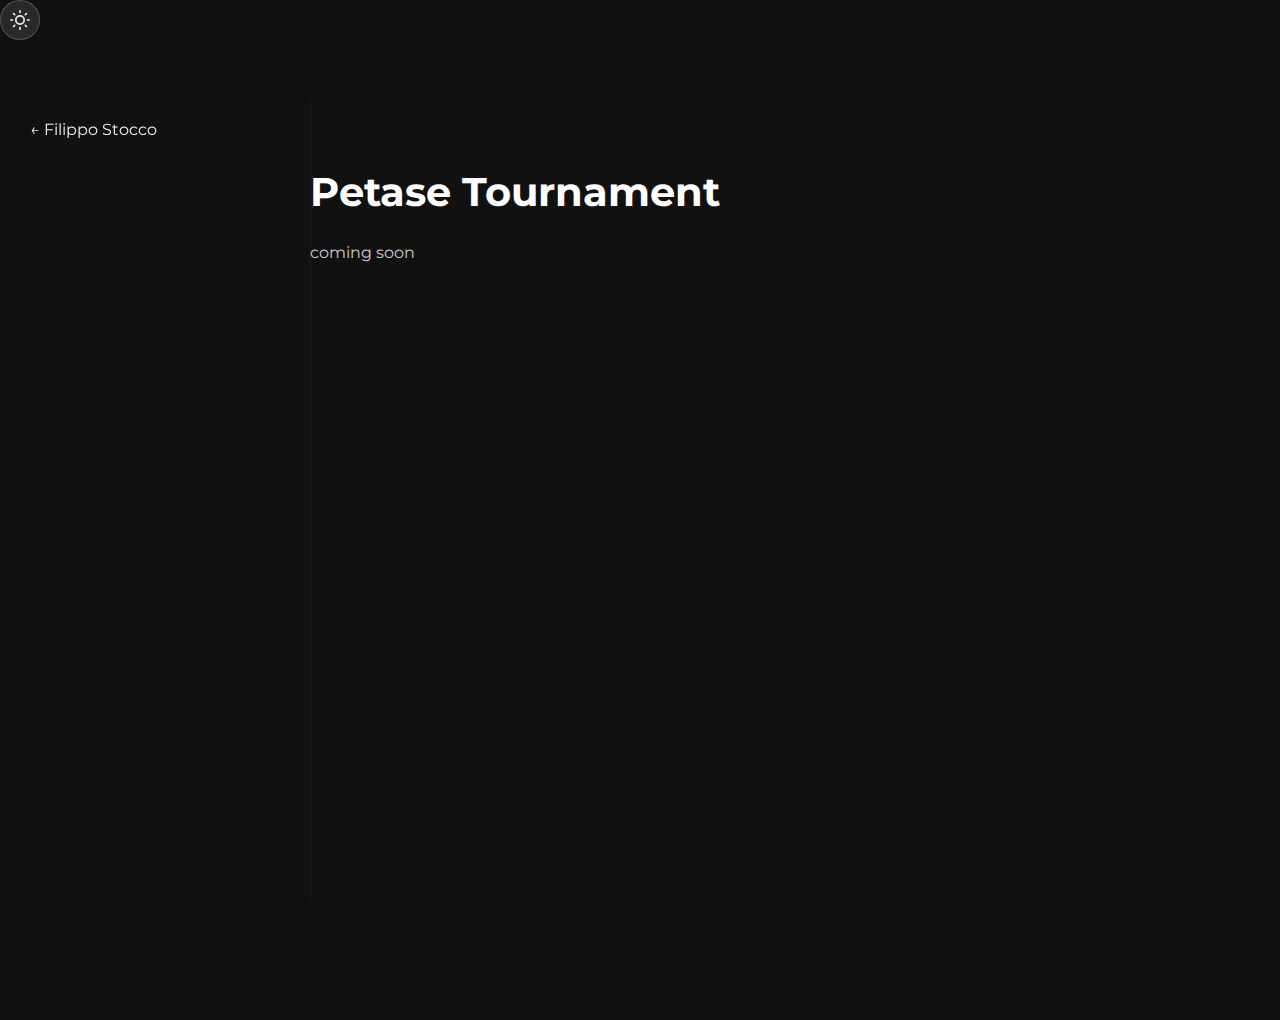
<file: petase_tournament.html>
<!DOCTYPE html>
<html lang="en">

<head>
    <meta charset="UTF-8" />
    <meta name="viewport" content="width=device-width, initial-scale=1.0" />
    <title>Petase Tournament - Filippo Stocco</title>
    <link rel="stylesheet" href="styles.css" />
    <link href="https://fonts.googleapis.com/css2?family=Montserrat:wght@400;500;700&display=swap" rel="stylesheet" />
    <style>
        .project-layout {
            display: flex;
            min-height: 100vh;
            padding-top: 80px;
        }

        .sidebar {
            width: 250px;
            position: fixed;
            top: 100px;
            left: 0;
            bottom: 0;
            padding: 20px 30px;
            overflow-y: auto;
            border-right: 1px solid rgba(255, 255, 255, 0.05);
        }

        .project-content {
            margin-left: 250px;
            padding: 20px 60px;
            max-width: 800px;
        }

        .project-content h1 {
            font-size: 2.5rem;
            color: #fff;
        }

        .project-content p {
            color: #ccc;
        }
    </style>
</head>

<body>
    <!-- Fixed Theme Toggle -->
    <button id="theme-toggle" class="theme-toggle fixed-toggle" aria-label="Toggle Dark/Light Mode">
        <!-- Sun Icon (for Dark Mode) -->
        <svg class="icon-sun" xmlns="http://www.w3.org/2000/svg" width="24" height="24" viewBox="0 0 24 24" fill="none"
            stroke="currentColor" stroke-width="2" stroke-linecap="round" stroke-linejoin="round">
            <circle cx="12" cy="12" r="5"></circle>
            <line x1="12" y1="1" x2="12" y2="3"></line>
            <line x1="12" y1="21" x2="12" y2="23"></line>
            <line x1="4.22" y1="4.22" x2="5.64" y2="5.64"></line>
            <line x1="18.36" y1="18.36" x2="19.78" y2="19.78"></line>
            <line x1="1" y1="12" x2="3" y2="12"></line>
            <line x1="21" y1="12" x2="23" y2="12"></line>
            <line x1="4.22" y1="19.78" x2="5.64" y2="18.36"></line>
            <line x1="18.36" y1="5.64" x2="19.78" y2="4.22"></line>
        </svg>
        <!-- Moon Icon (for Light Mode) -->
        <svg class="icon-moon" xmlns="http://www.w3.org/2000/svg" width="24" height="24" viewBox="0 0 24 24" fill="none"
            stroke="currentColor" stroke-width="2" stroke-linecap="round" stroke-linejoin="round">
            <path d="M21 12.79A9 9 0 1 1 11.21 3 7 7 0 0 0 21 12.79z"></path>
        </svg>
    </button>

    <div class="project-layout">
        <aside class="sidebar">
            <a href="index.html" class="home-link">← Filippo Stocco</a>
        </aside>
        <main class="project-content">
            <h1>Petase Tournament</h1>
            <p>coming soon</p>
        </main>
    </div>
    <script src="scripts.js"></script>
</body>

</html>
</file>
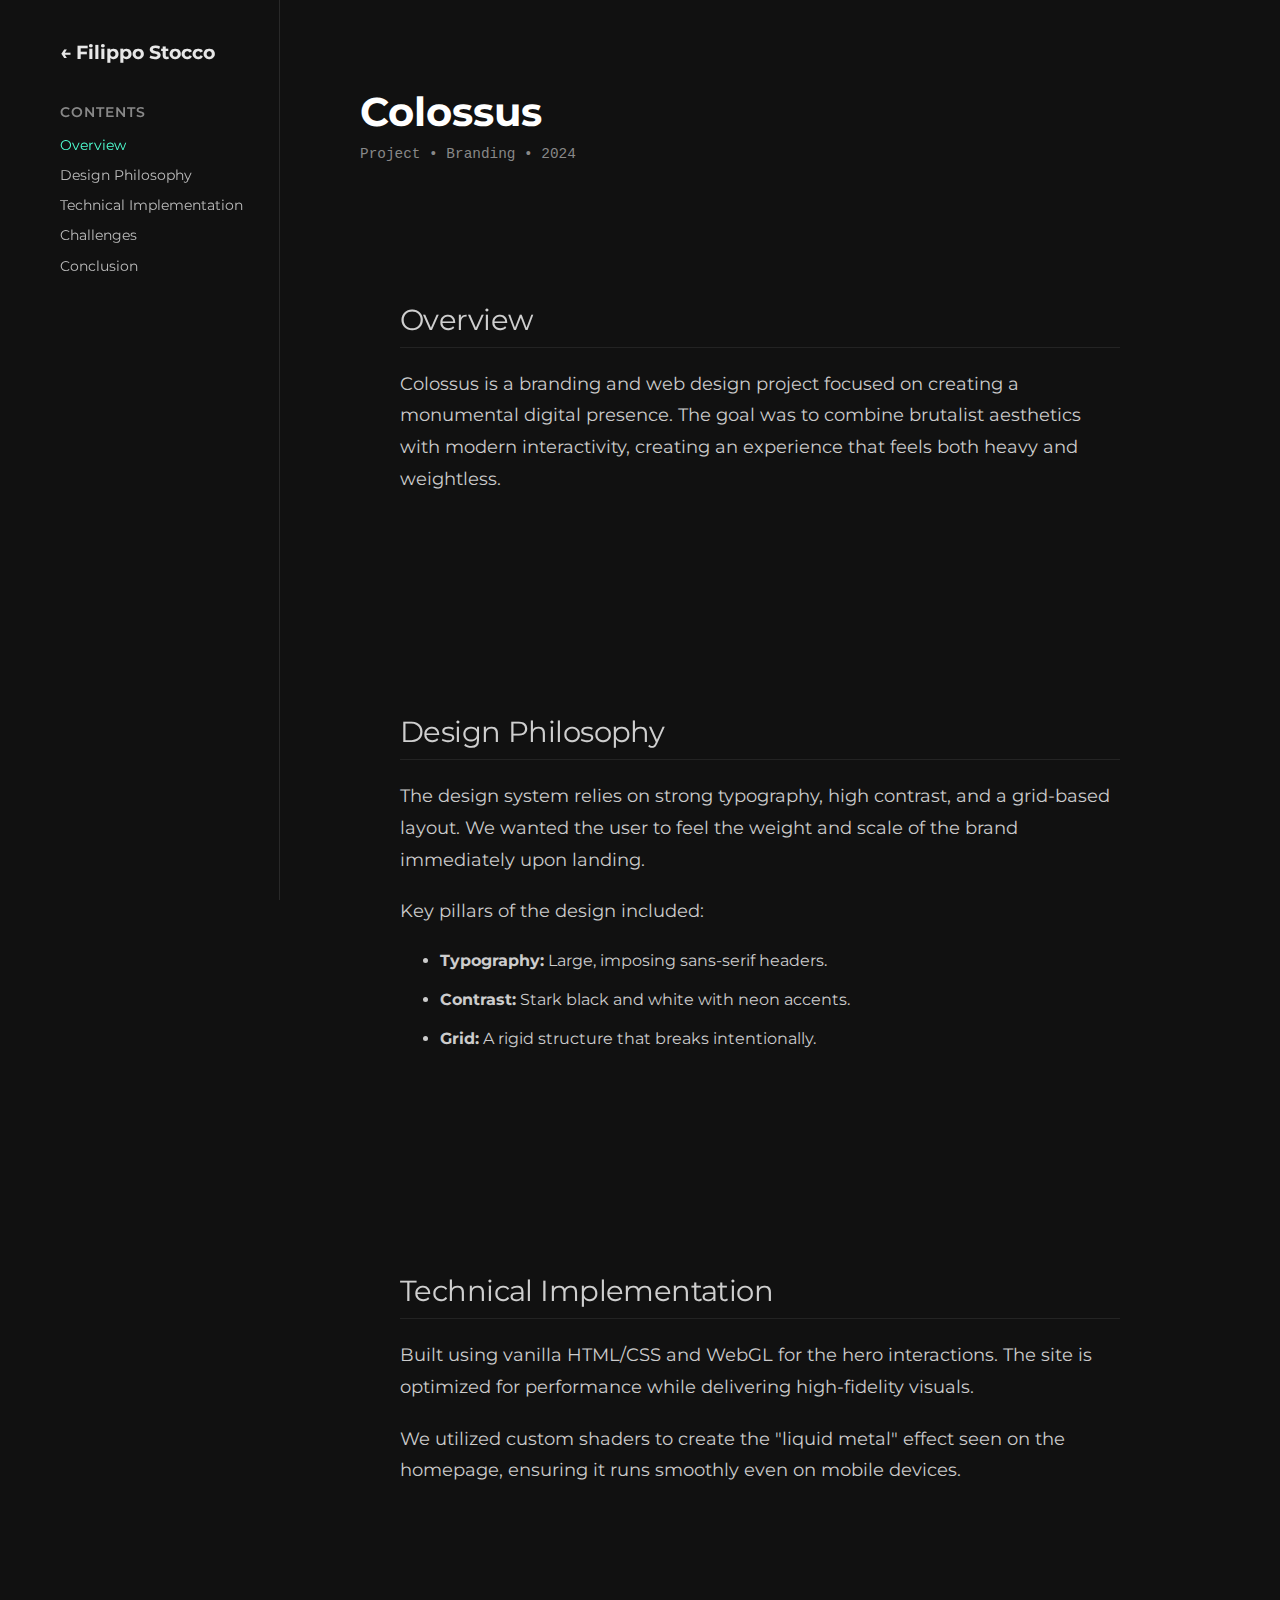
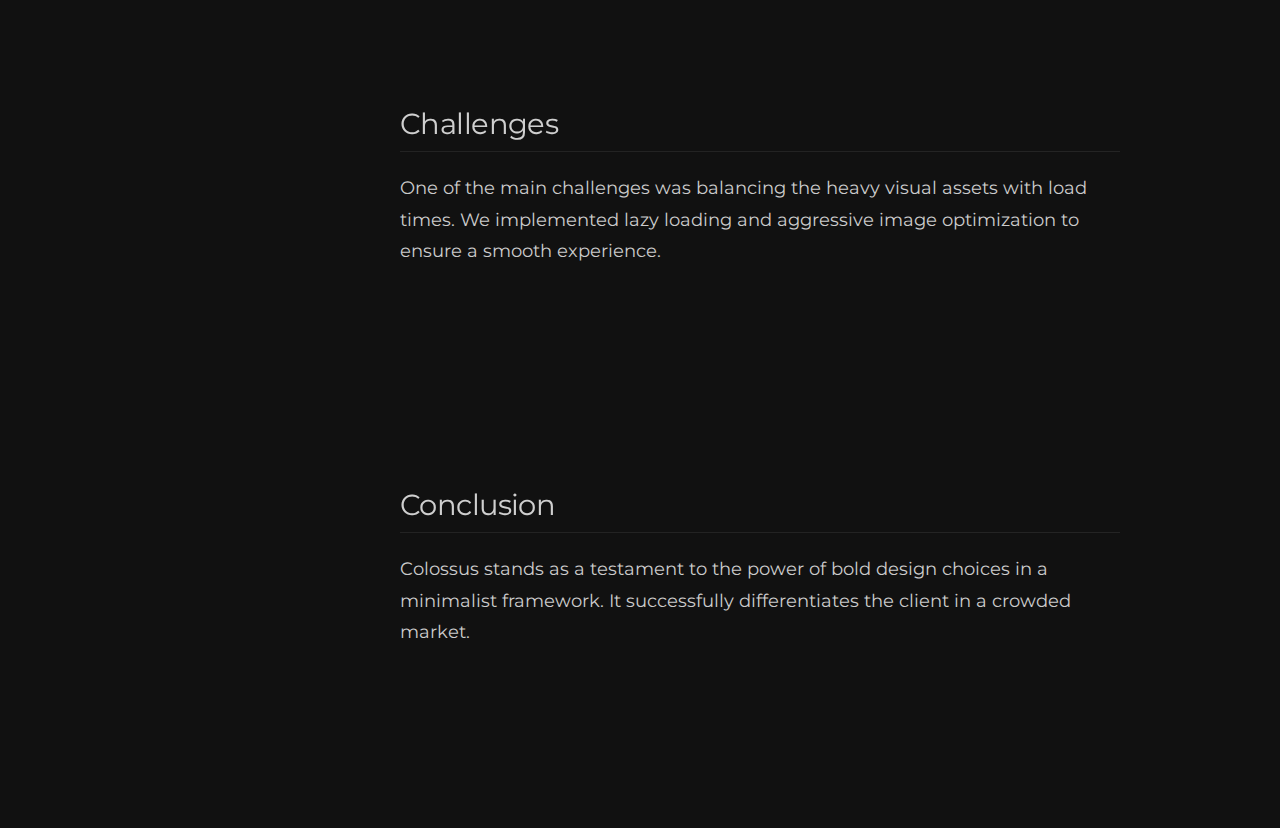
<file: project_colossus.html>
<!DOCTYPE html>
<html lang="en">

<head>
    <meta charset="UTF-8" />
    <meta name="viewport" content="width=device-width, initial-scale=1.0" />
    <title>Colossus - Filippo Stocco</title>
    <link rel="stylesheet" href="styles.css" />
    <link href="https://fonts.googleapis.com/css2?family=Montserrat:wght@400;500;700&display=swap" rel="stylesheet">
    <style>
        /* Override/Reset for the project page to be simpler */
        body {
            background: #111;
            color: #eee;
            margin: 0;
            font-family: 'Montserrat', sans-serif;
        }

        .project-container {
            display: flex;
            max-width: 1200px;
            margin: 0 auto;
            min-height: 100vh;
        }

        /* Sidebar Navigation */
        .sidebar {
            width: 240px;
            flex-shrink: 0;
            position: sticky;
            top: 0;
            height: 100vh;
            padding: 40px 20px;
            border-right: 1px solid rgba(255, 255, 255, 0.1);
            overflow-y: auto;
            box-sizing: border-box;
        }

        .home-link {
            display: block;
            margin-bottom: 40px;
            font-weight: 700;
            font-size: 1.2rem;
            color: #fff;
            opacity: 0.9;
        }

        .toc-header {
            font-size: 0.85rem;
            text-transform: uppercase;
            letter-spacing: 1px;
            color: #888;
            margin-bottom: 15px;
            font-weight: 600;
        }

        .toc-nav {
            display: flex;
            flex-direction: column;
            gap: 10px;
        }

        .toc-nav a {
            font-size: 0.9rem;
            color: #bbb;
            transition: color 0.2s ease;
            line-height: 1.4;
        }

        .toc-nav a:hover,
        .toc-nav a.active {
            color: #4effd2;
            /* Accent color */
        }

        /* Main Content */
        .content {
            flex-grow: 1;
            padding: 60px 80px;
            max-width: 800px;
            /* Optimal reading width */
        }

        .content h1 {
            font-size: 2.5rem;
            margin-bottom: 10px;
            color: #fff;
        }

        .meta-info {
            font-size: 0.9rem;
            color: #888;
            margin-bottom: 40px;
            font-family: monospace;
        }

        .content h2 {
            font-size: 1.8rem;
            margin-top: 60px;
            margin-bottom: 20px;
            color: #fff;
            border-bottom: 1px solid rgba(255, 255, 255, 0.1);
            padding-bottom: 10px;
        }

        .content p {
            font-size: 1.1rem;
            line-height: 1.8;
            color: #ccc;
            margin-bottom: 20px;
        }

        .content ul {
            margin-bottom: 20px;
            line-height: 1.8;
            color: #ccc;
        }

        .content li {
            margin-bottom: 10px;
        }

        /* Responsive */
        @media (max-width: 900px) {
            .project-container {
                flex-direction: column;
            }

            .sidebar {
                width: 100%;
                height: auto;
                position: relative;
                border-right: none;
                border-bottom: 1px solid rgba(255, 255, 255, 0.1);
                padding: 20px;
            }

            .content {
                padding: 40px 20px;
            }
        }
    </style>
</head>

<body>

    <div class="project-container">
        <!-- Left Sidebar -->
        <aside class="sidebar">
            <a href="main.html" class="home-link">← Filippo Stocco</a>

            <div class="toc-header">Contents</div>
            <nav class="toc-nav" id="toc">
                <!-- TOC generated by JS -->
            </nav>
        </aside>

        <!-- Main Content -->
        <main class="content" id="main-content">
            <h1>Colossus</h1>
            <div class="meta-info">Project • Branding • 2024</div>

            <section id="overview">
                <h2>Overview</h2>
                <p>Colossus is a branding and web design project focused on creating a monumental digital presence. The
                    goal was to combine brutalist aesthetics with modern interactivity, creating an experience that
                    feels both heavy and weightless.</p>
            </section>

            <section id="design-philosophy">
                <h2>Design Philosophy</h2>
                <p>The design system relies on strong typography, high contrast, and a grid-based layout. We wanted the
                    user to feel the weight and scale of the brand immediately upon landing.</p>
                <p>Key pillars of the design included:</p>
                <ul>
                    <li><strong>Typography:</strong> Large, imposing sans-serif headers.</li>
                    <li><strong>Contrast:</strong> Stark black and white with neon accents.</li>
                    <li><strong>Grid:</strong> A rigid structure that breaks intentionally.</li>
                </ul>
            </section>

            <section id="technical-implementation">
                <h2>Technical Implementation</h2>
                <p>Built using vanilla HTML/CSS and WebGL for the hero interactions. The site is optimized for
                    performance while delivering high-fidelity visuals.</p>
                <p>We utilized custom shaders to create the "liquid metal" effect seen on the homepage, ensuring it runs
                    smoothly even on mobile devices.</p>
            </section>

            <section id="challenges">
                <h2>Challenges</h2>
                <p>One of the main challenges was balancing the heavy visual assets with load times. We implemented lazy
                    loading and aggressive image optimization to ensure a smooth experience.</p>
            </section>

            <section id="conclusion">
                <h2>Conclusion</h2>
                <p>Colossus stands as a testament to the power of bold design choices in a minimalist framework. It
                    successfully differentiates the client in a crowded market.</p>
            </section>
        </main>
    </div>

    <script>
        // Simple TOC Generator
        document.addEventListener('DOMContentLoaded', () => {
            const tocContainer = document.getElementById('toc');
            const headers = document.querySelectorAll('.content h2');

            headers.forEach(header => {
                // Ensure id exists
                if (!header.parentElement.id) {
                    header.parentElement.id = header.textContent.toLowerCase().replace(/\s+/g, '-');
                }
                const id = header.parentElement.id;

                const link = document.createElement('a');
                link.href = '#' + id;
                link.textContent = header.textContent;
                tocContainer.appendChild(link);
            });

            // Active State on Scroll
            const observer = new IntersectionObserver((entries) => {
                entries.forEach(entry => {
                    if (entry.isIntersecting) {
                        document.querySelectorAll('.toc-nav a').forEach(link => {
                            link.classList.remove('active');
                            if (link.getAttribute('href') === '#' + entry.target.id) {
                                link.classList.add('active');
                            }
                        });
                    }
                });
            }, { rootMargin: '-20% 0px -60% 0px' });

            document.querySelectorAll('section').forEach(section => {
                observer.observe(section);
            });
        });
    </script>
</body>

</html>
</file>
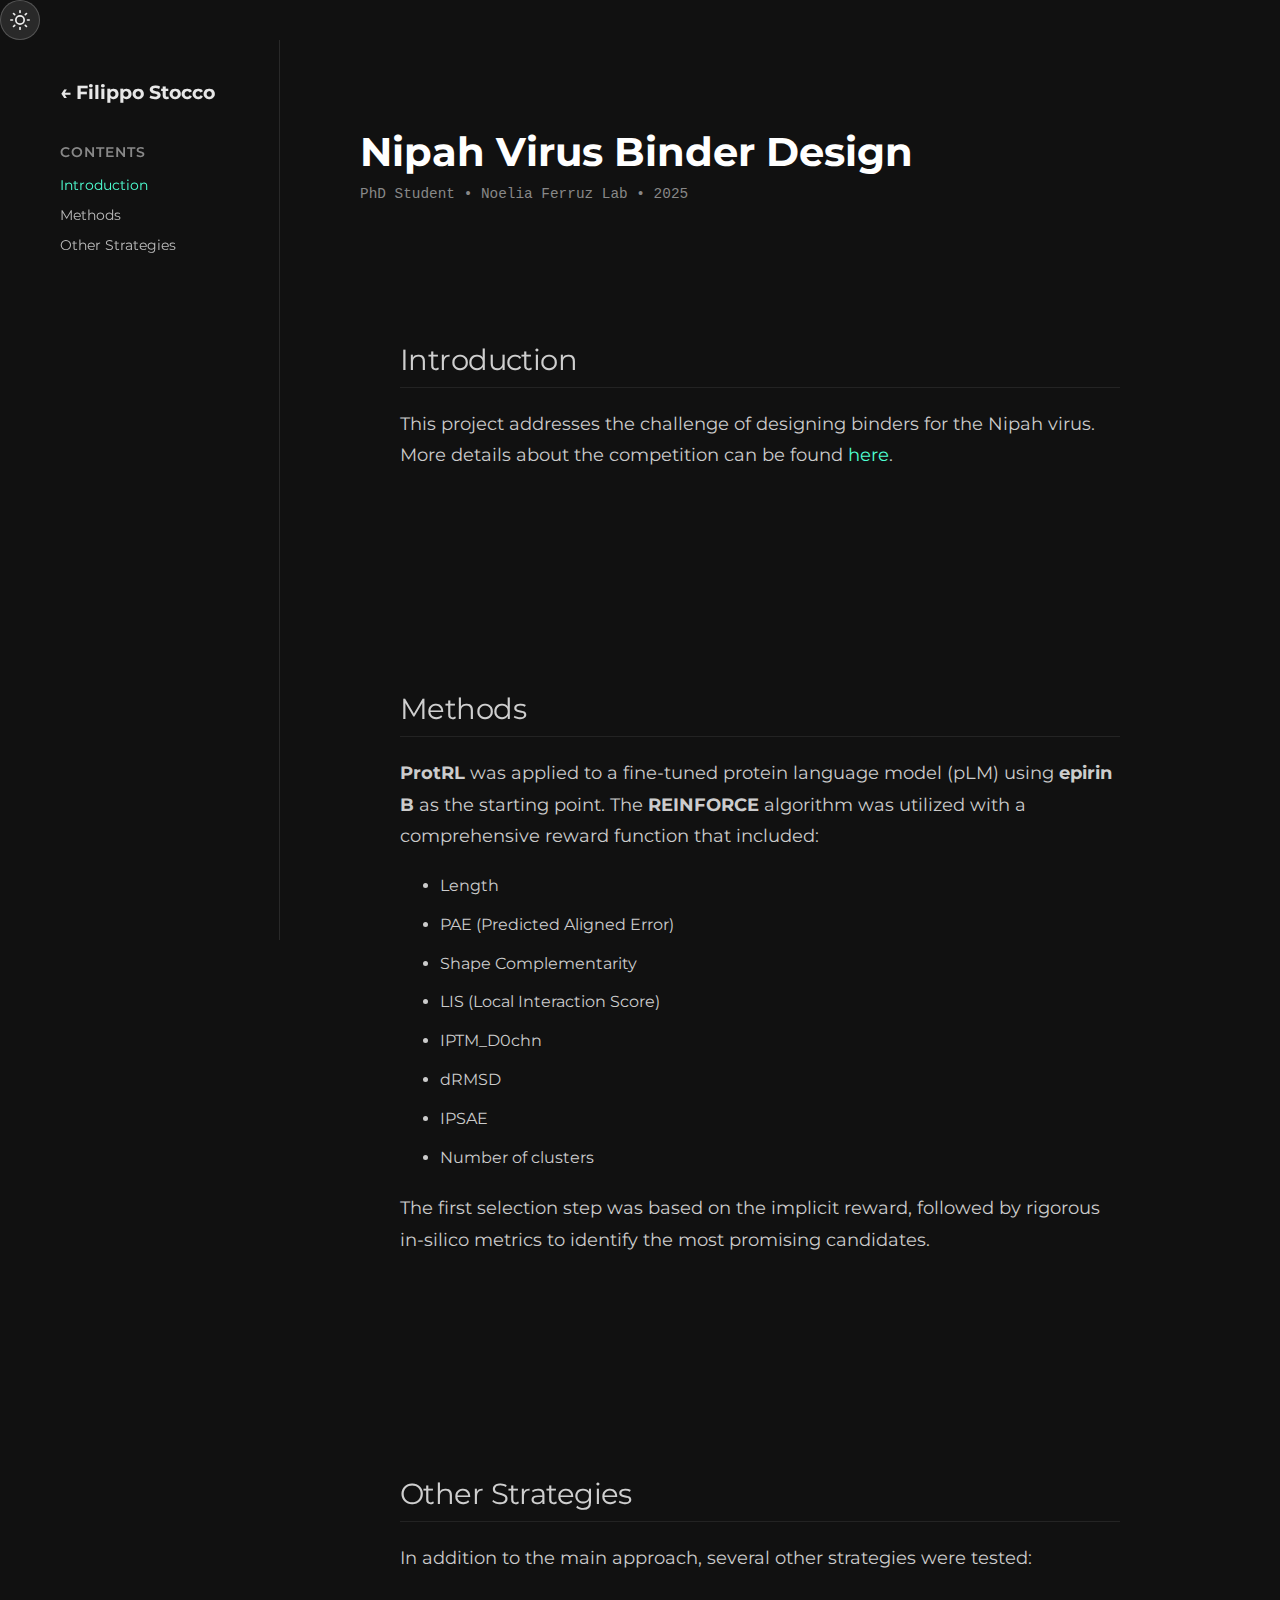
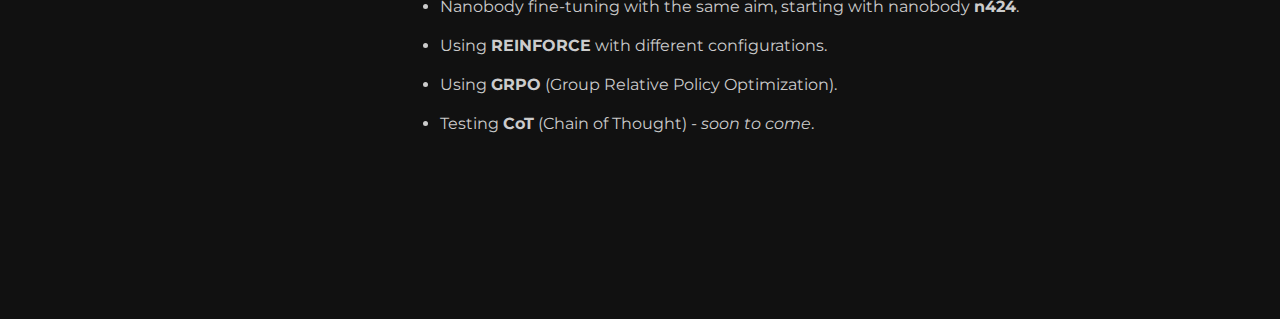
<file: project_nipahvirus.html>
<!DOCTYPE html>
<html lang="en">

<head>
    <meta charset="UTF-8" />
    <meta name="viewport" content="width=device-width, initial-scale=1.0" />
    <title>Colossus - Filippo Stocco</title>
    <link rel="stylesheet" href="styles.css" />
    <link href="https://fonts.googleapis.com/css2?family=Montserrat:wght@400;500;700&display=swap" rel="stylesheet">
    <style>
        /* Override/Reset for the project page to be simpler */
        body {
            background: #111;
            color: #eee;
            margin: 0;
            font-family: 'Montserrat', sans-serif;
        }

        .project-container {
            display: flex;
            max-width: 1200px;
            margin: 0 auto;
            min-height: 100vh;
        }

        /* Sidebar Navigation */
        .sidebar {
            width: 240px;
            flex-shrink: 0;
            position: sticky;
            top: 0;
            height: 100vh;
            padding: 40px 20px;
            border-right: 1px solid rgba(255, 255, 255, 0.1);
            overflow-y: auto;
            box-sizing: border-box;
        }

        .home-link {
            display: block;
            margin-bottom: 40px;
            font-weight: 700;
            font-size: 1.2rem;
            color: #fff;
            opacity: 0.9;
        }

        .toc-header {
            font-size: 0.85rem;
            text-transform: uppercase;
            letter-spacing: 1px;
            color: #888;
            margin-bottom: 15px;
            font-weight: 600;
        }

        .toc-nav {
            display: flex;
            flex-direction: column;
            gap: 10px;
        }

        .toc-nav a {
            font-size: 0.9rem;
            color: #bbb;
            transition: color 0.2s ease;
            line-height: 1.4;
        }

        .toc-nav a:hover,
        .toc-nav a.active {
            color: #4effd2;
            /* Accent color */
        }

        /* Main Content */
        .content {
            flex-grow: 1;
            padding: 60px 80px;
            max-width: 800px;
            /* Optimal reading width */
        }

        .content h1 {
            font-size: 2.5rem;
            margin-bottom: 10px;
            color: #fff;
        }

        .meta-info {
            font-size: 0.9rem;
            color: #888;
            margin-bottom: 40px;
            font-family: monospace;
        }

        .content h2 {
            font-size: 1.8rem;
            margin-top: 60px;
            margin-bottom: 20px;
            color: #fff;
            border-bottom: 1px solid rgba(255, 255, 255, 0.1);
            padding-bottom: 10px;
        }

        .content p {
            font-size: 1.1rem;
            line-height: 1.8;
            color: #ccc;
            margin-bottom: 20px;
        }

        .content ul {
            margin-bottom: 20px;
            line-height: 1.8;
            color: #ccc;
        }

        .content li {
            margin-bottom: 10px;
        }

        /* Responsive */
        @media (max-width: 900px) {
            .project-container {
                flex-direction: column;
            }

            .sidebar {
                width: 100%;
                height: auto;
                position: relative;
                border-right: none;
                border-bottom: 1px solid rgba(255, 255, 255, 0.1);
                padding: 20px;
            }

            .content {
                padding: 40px 20px;
            }
        }
    </style>
</head>

<body>
    <!-- Fixed Theme Toggle -->
    <button id="theme-toggle" class="theme-toggle fixed-toggle" aria-label="Toggle Dark/Light Mode">
        <!-- Sun Icon (for Dark Mode) -->
        <svg class="icon-sun" xmlns="http://www.w3.org/2000/svg" width="24" height="24" viewBox="0 0 24 24" fill="none"
            stroke="currentColor" stroke-width="2" stroke-linecap="round" stroke-linejoin="round">
            <circle cx="12" cy="12" r="5"></circle>
            <line x1="12" y1="1" x2="12" y2="3"></line>
            <line x1="12" y1="21" x2="12" y2="23"></line>
            <line x1="4.22" y1="4.22" x2="5.64" y2="5.64"></line>
            <line x1="18.36" y1="18.36" x2="19.78" y2="19.78"></line>
            <line x1="1" y1="12" x2="3" y2="12"></line>
            <line x1="21" y1="12" x2="23" y2="12"></line>
            <line x1="4.22" y1="19.78" x2="5.64" y2="18.36"></line>
            <line x1="18.36" y1="5.64" x2="19.78" y2="4.22"></line>
        </svg>
        <!-- Moon Icon (for Light Mode) -->
        <svg class="icon-moon" xmlns="http://www.w3.org/2000/svg" width="24" height="24" viewBox="0 0 24 24" fill="none"
            stroke="currentColor" stroke-width="2" stroke-linecap="round" stroke-linejoin="round">
            <path d="M21 12.79A9 9 0 1 1 11.21 3 7 7 0 0 0 21 12.79z"></path>
        </svg>
    </button>

    <div class="project-container">
        <!-- Left Sidebar -->
        <aside class="sidebar">
            <a href="index.html" class="home-link">← Filippo Stocco</a>

            <div class="toc-header">Contents</div>
            <nav class="toc-nav" id="toc">
                <!-- TOC generated by JS -->
            </nav>
        </aside>

        <!-- Main Content -->
        <main class="content" id="main-content">
            <h1>Nipah Virus Binder Design</h1>
            <div class="meta-info">PhD Student • Noelia Ferruz Lab • 2025</div>

            <section id="introduction">
                <h2>Introduction</h2>
                <p>
                    This project addresses the challenge of designing binders for the Nipah virus.
                    More details about the competition can be found <a
                        href="https://proteinbase.com/competitions/adaptyv-nipah-competition" target="_blank"
                        style="color: #4effd2; text-decoration: none;">here</a>.
                </p>
            </section>

            <section id="methods">
                <h2>Methods</h2>
                <p>
                    <strong>ProtRL</strong> was applied to a fine-tuned protein language model (pLM) using
                    <strong>epirin B</strong> as the starting point.
                    The <strong>REINFORCE</strong> algorithm was utilized with a comprehensive reward function that
                    included:
                </p>
                <ul>
                    <li>Length</li>
                    <li>PAE (Predicted Aligned Error)</li>
                    <li>Shape Complementarity</li>
                    <li>LIS (Local Interaction Score)</li>
                    <li>IPTM_D0chn</li>
                    <li>dRMSD</li>
                    <li>IPSAE</li>
                    <li>Number of clusters</li>
                </ul>
                <p>
                    The first selection step was based on the implicit reward, followed by rigorous in-silico metrics to
                    identify the most promising candidates.
                </p>
            </section>

            <section id="other-strategies">
                <h2>Other Strategies</h2>
                <p>
                    In addition to the main approach, several other strategies were tested:
                </p>
                <ul>
                    <li>Nanobody fine-tuning with the same aim, starting with nanobody <strong>n424</strong>.</li>
                    <li>Using <strong>REINFORCE</strong> with different configurations.</li>
                    <li>Using <strong>GRPO</strong> (Group Relative Policy Optimization).</li>
                    <li>Testing <strong>CoT</strong> (Chain of Thought) - <em>soon to come</em>.</li>
                </ul>
            </section>
        </main>
    </div>

    <script>
        // Simple TOC Generator
        document.addEventListener('DOMContentLoaded', () => {
            const tocContainer = document.getElementById('toc');
            const headers = document.querySelectorAll('.content h2');

            headers.forEach(header => {
                // Ensure id exists
                if (!header.parentElement.id) {
                    header.parentElement.id = header.textContent.toLowerCase().replace(/\s+/g, '-');
                }
                const id = header.parentElement.id;

                const link = document.createElement('a');
                link.href = '#' + id;
                link.textContent = header.textContent;
                tocContainer.appendChild(link);
            });

            // Active State on Scroll
            const observer = new IntersectionObserver((entries) => {
                entries.forEach(entry => {
                    if (entry.isIntersecting) {
                        document.querySelectorAll('.toc-nav a').forEach(link => {
                            link.classList.remove('active');
                            if (link.getAttribute('href') === '#' + entry.target.id) {
                                link.classList.add('active');
                            }
                        });
                    }
                });
            }, { rootMargin: '-20% 0px -60% 0px' });

            document.querySelectorAll('section').forEach(section => {
                observer.observe(section);
            });
        });
    </script>
    <script src="scripts.js"></script>
</body>

</html>
</file>
<file: styles.css>
/* Base & typography */
body {
  margin: 0;
  background: #111;
  color: #eee;
  font-family: 'Montserrat', sans-serif;
  overflow-x: hidden;
}

a {
  color: inherit;
  text-decoration: none;
}

/* Layout Container */
.container {
  max-width: 1200px;
  margin: 0 auto;
  padding: 0 20px;
}

/* HERO */
.hero {
  display: flex;
  justify-content: flex-start;
  align-items: flex-end;
  position: relative;
  height: 70vh;
  margin: 20px 0;
  border-radius: 1.5rem;
  background-image: url('textures/indieground-freebies-textures-gradients/Freebie-GradientTextures-02.jpg');
  background-size: 120% 120%;
  background-position: center;
  animation: heroMove 20s ease-in-out infinite alternate;
}

@keyframes heroMove {
  0% {
    background-position: 40% 50%;
  }

  100% {
    background-position: 60% 50%;
  }
}

.hero-content {
  position: absolute;
  top: 30px;
  right: 30px;
  left: 30px;
  display: flex;
  justify-content: space-between;
  align-items: flex-start;
  font-weight: 500;
  text-shadow: 0 1px 2px rgba(0, 0, 0, 0.1);
}

.tagline {
  font-size: 1.2rem;
  margin: 0;
  opacity: 0.9;
}

.location {
  text-align: right;
  font-size: 0.9rem;
  line-height: 1.4;
  opacity: 0.9;
}

/* Navigation */
.nav {
  position: sticky;
  top: 20px;
  margin-top: -5rem;
  margin-bottom: 40px;
  padding: 0 30px;
  height: 4rem;
  display: flex;
  align-items: center;
  justify-content: space-between;
  z-index: 1000;
  background: transparent;
  border: none;
  box-shadow: none;
  border-radius: 1.5rem;
  transition: background-color 0.3s ease, backdrop-filter 0.3s ease, border-color 0.3s ease, box-shadow 0.3s ease;
}

.nav-links a {
  margin-left: 30px;
  font-size: 0.9rem;
  font-weight: 500;
  opacity: 0.7;
  transition: opacity 0.3s ease;
}

.nav-links a:hover {
  opacity: 1;
}

/* Glass Panel Utility */
.nav.scrolled {
  background: rgba(255, 255, 255, 0.05);
  backdrop-filter: blur(12px) saturate(180%);
  -webkit-backdrop-filter: blur(12px) saturate(180%);
  border: 1px solid rgba(255, 255, 255, 0.08);
  box-shadow: 0 4px 16px rgba(0, 0, 0, 0.1);
}


/* Sections */
section {
  margin-bottom: 60px;
  padding: 40px;
}

section h2 {
  font-size: 1.5rem;
  /* Reduced from 2rem */
  margin-bottom: 30px;
  font-weight: 400;
  opacity: 0.8;
  letter-spacing: -0.02em;
}

/* Project List (And-Now style) */
.project-list {
  font-size: 0.8rem;
  font-style: italic;
  list-style: none;
  padding: 0;
  margin: 0;
}

.project-item {
  display: flex;
  justify-content: space-between;
  align-items: baseline;
  padding: 20px 0;
  border-bottom: 1px solid rgba(255, 255, 255, 0.08);
  transition: background 0.3s ease, padding-left 0.3s ease;
  cursor: pointer;
}

.project-item:hover {
  background: rgba(255, 255, 255, 0.03);
  padding-left: 15px;
  padding-right: 15px;
  border-radius: 8px;
  border-bottom-color: transparent;
}

.project-name {
  font-size: 1.3rem;
  font-weight: 400;
}

/* Reduced from 1.8rem */

.project-tags span {
  font-size: 0.8rem;
  opacity: 0.6;
  margin-left: 10px;
  text-transform: uppercase;
  letter-spacing: 1px;
}

.project-item a {
  display: flex;
  justify-content: space-between;
  align-items: baseline;
  width: 100%;
  color: inherit;
  text-decoration: none;
}

/* Protein Showcase Grid */
.showcase-grid {
  display: grid;
  grid-template-columns: repeat(auto-fill, minmax(300px, 1fr));
  gap: 20px;
}

.showcase-item {
  position: relative;
  aspect-ratio: 1;
  border-radius: 1rem;
  overflow: hidden;
  border: 1px solid rgba(255, 255, 255, 0.1);
}

.showcase-item img {
  width: 100%;
  height: 100%;
  object-fit: cover;
  transition: transform 0.5s ease;
}

.showcase-item:hover img {
  transform: scale(1.05);
}

.showcase-caption {
  position: absolute;
  bottom: 0;
  left: 0;
  right: 0;
  padding: 20px;
  background: linear-gradient(to top, rgba(0, 0, 0, 0.8), transparent);
  font-size: 1.2rem;
  font-weight: 500;
}

/* Footer */
footer {
  padding: 40px;
  margin-bottom: 40px;
  font-size: 0.9rem;
  opacity: 0.7;
}

.footer-content {
  display: flex;
  justify-content: space-between;
  align-items: center;
  border-top: 1px solid rgba(255, 255, 255, 0.1);
  padding-top: 20px;
}

/* Theme Toggle Button */
.theme-toggle {
  background: rgba(255, 255, 255, 0.1);
  border: 1px solid rgba(255, 255, 255, 0.2);
  color: inherit;
  width: 40px;
  height: 40px;
  border-radius: 50%;
  cursor: pointer;
  display: flex;
  align-items: center;
  justify-content: center;
  transition: all 0.3s ease;
  padding: 0;
}

.theme-toggle:hover {
  background: rgba(255, 255, 255, 0.2);
  transform: scale(1.05);
}

.theme-toggle svg {
  width: 20px;
  height: 20px;
}

/* Hide/Show Icons based on mode */
.icon-sun {
  display: block;
}

.icon-moon {
  display: none;
}

/* Light Mode */
body.light-mode {
  background: #f4f4f4;
  color: #000;
}

body.light-mode .hero {
  background-image: url('textures/indieground-freebies-textures-gradients/Freebie-GradientTextures-04.jpg');
}

body.light-mode .nav.scrolled {
  background: rgba(255, 255, 255, 0.7);
  border-color: rgba(0, 0, 0, 0.1);
  box-shadow: 0 4px 16px rgba(0, 0, 0, 0.05);
}

body.light-mode .glass-panel {
  background: rgba(255, 255, 255, 0.6);
  border: 1px solid rgba(0, 0, 0, 0.05);
  box-shadow: 0 4px 20px rgba(0, 0, 0, 0.05);
  backdrop-filter: blur(12px);
  -webkit-backdrop-filter: blur(12px);
  border-radius: 1.5rem;
}

/* Glass Panel Utility (Base/Dark Mode) */
.glass-panel {
  background: rgba(255, 255, 255, 0.03);
  backdrop-filter: blur(12px) saturate(180%);
  -webkit-backdrop-filter: blur(12px) saturate(180%);
  border: 1px solid rgba(255, 255, 255, 0.08);
  box-shadow: 0 4px 16px rgba(0, 0, 0, 0.2);
  border-radius: 1.5rem;
}

body.light-mode .project-item {
  border-bottom-color: rgba(0, 0, 0, 0.1);
}

body.light-mode .project-item:hover {
  background: rgba(0, 0, 0, 0.05);
}

body.light-mode .footer-content {
  border-top-color: rgba(0, 0, 0, 0.1);
}

body.light-mode .theme-toggle {
  background: rgba(0, 0, 0, 0.05);
  border-color: rgba(0, 0, 0, 0.1);
  color: #333;
}

body.light-mode .theme-toggle:hover {
  background: rgba(0, 0, 0, 0.1);
}

body.light-mode .icon-sun {
  display: none;
}

body.light-mode .icon-moon {
  display: block;
}



/* Markdown Note Styles */
.note-content {
  line-height: 1.6;
  font-size: 1rem;
}

.note-content h1,
.note-content h2,
.note-content h3 {
  margin-top: 1.5em;
  margin-bottom: 0.5em;
}

.note-content p {
  margin-bottom: 1em;
}

.note-content code {
  background: rgba(255, 255, 255, 0.1);
  padding: 0.2em 0.4em;
  border-radius: 4px;
  font-family: monospace;
}

body.light-mode .note-content code {
  background: rgba(0, 0, 0, 0.05);
}

/* Alert Styles */
blockquote.alert {
  border-left: 4px solid;
  padding: 1em;
  margin: 1.5em 0;
  background: rgba(255, 255, 255, 0.05);
  border-radius: 0 8px 8px 0;
}

body.light-mode blockquote.alert {
  background: rgba(0, 0, 0, 0.03);
}

blockquote.alert.alert-note {
  border-color: #2f81f7;
  background: rgba(47, 129, 247, 0.1);
}

blockquote.alert.alert-important {
  border-color: #a371f7;
  background: rgba(163, 113, 247, 0.1);
}

blockquote.alert.alert-warning {
  border-color: #9a6700;
  background: rgba(154, 103, 0, 0.1);
}

blockquote.alert.alert-tip {
  border-color: #1a7f37;
  background: rgba(26, 127, 55, 0.1);
}

blockquote.alert.alert-attention {
  border-color: #cf222e;
  background: rgba(207, 34, 46, 0.1);
}

blockquote.alert.alert-example {
  border-color: #218bff;
  background: rgba(33, 139, 255, 0.1);
}

.alert strong {
  display: block;
  margin-bottom: 0.5em;
  color: inherit;
  opacity: 1;
}
</file>
